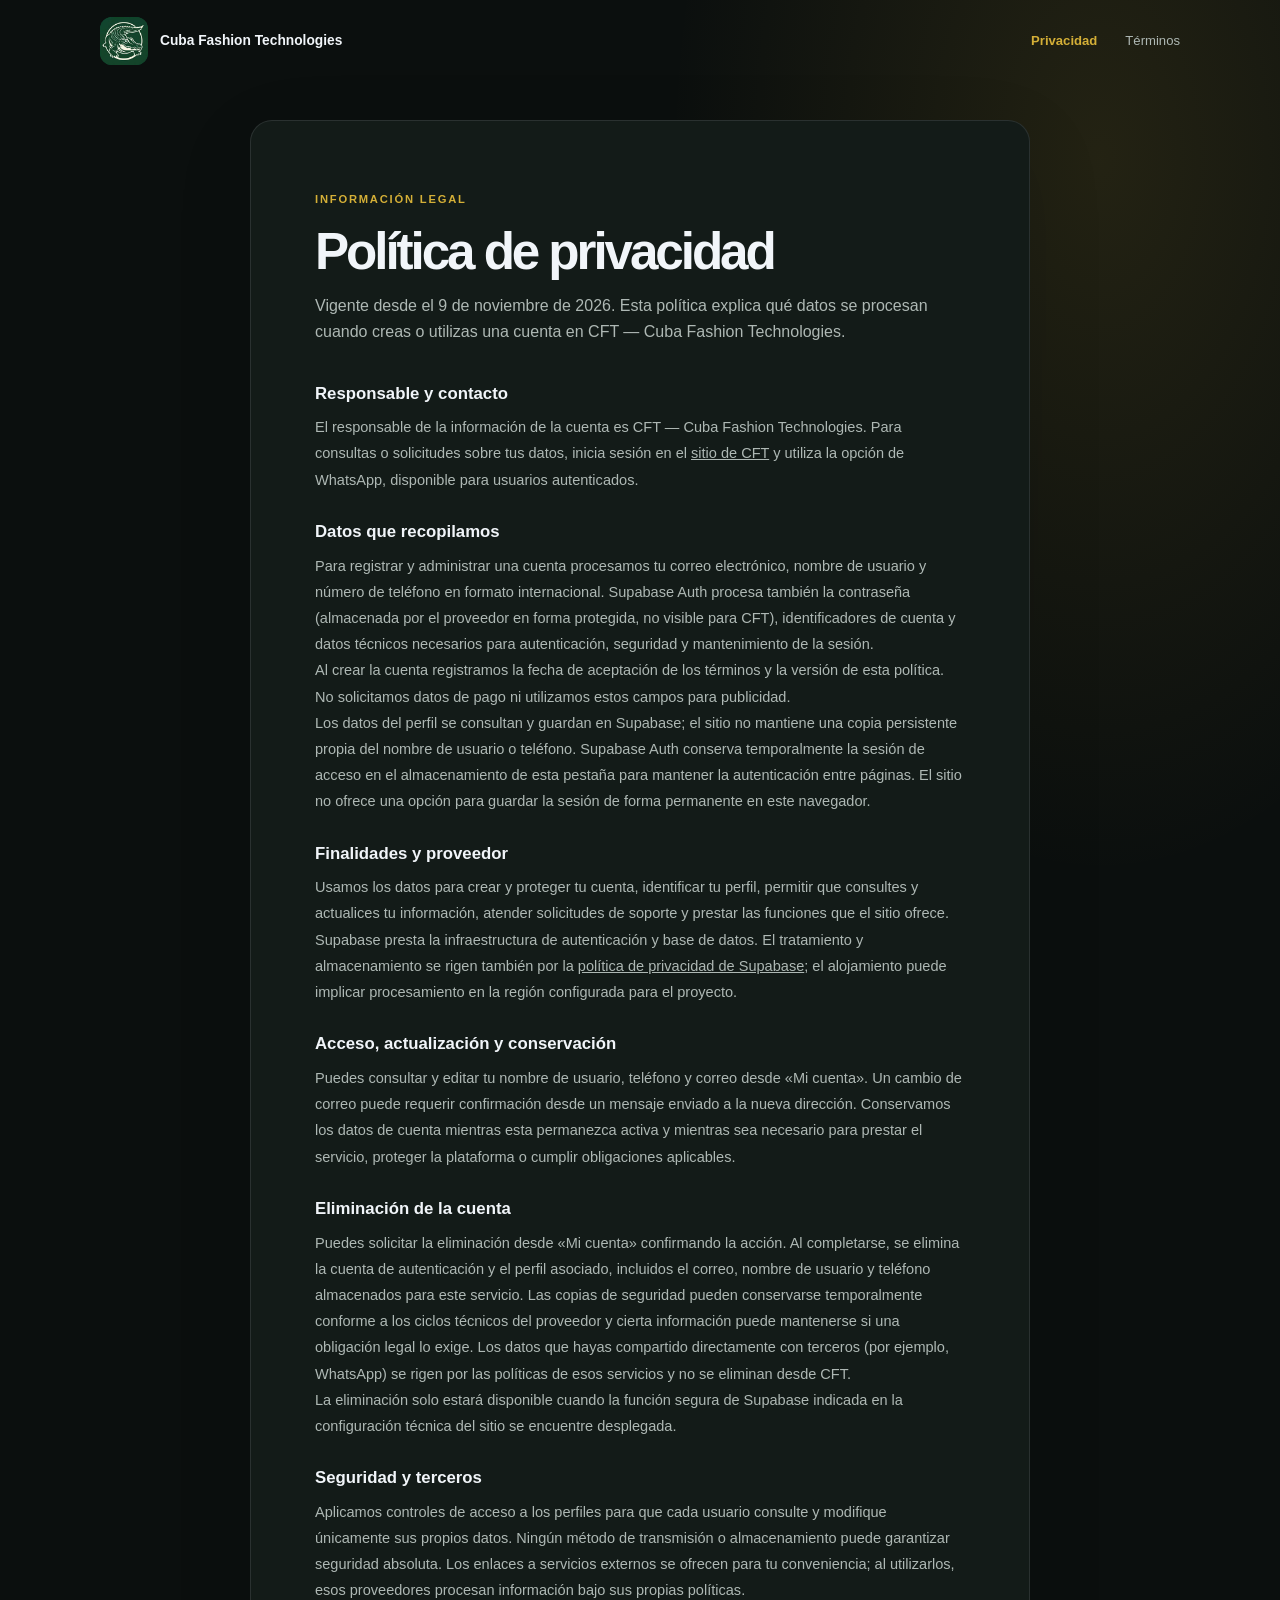
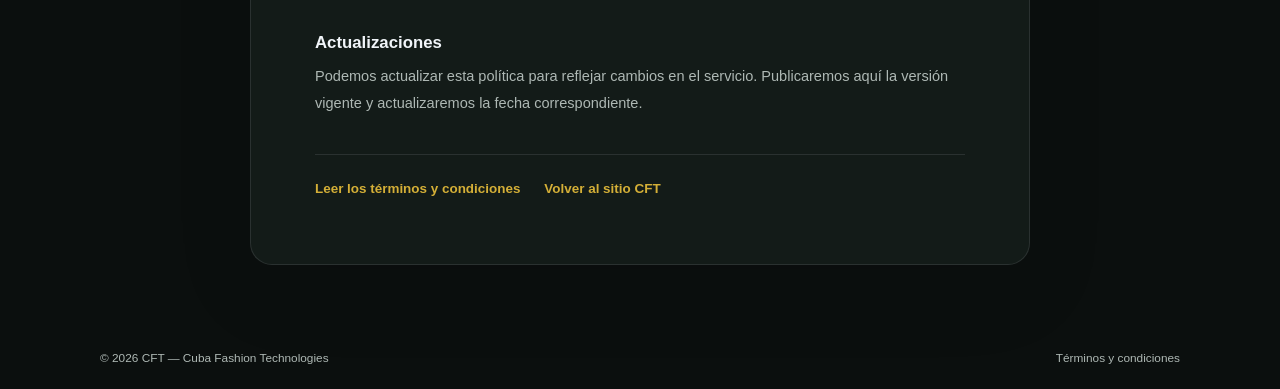
<file: index.html>
<!doctype html>
<html lang="es">
<head>
  <meta charset="utf-8">
  <meta name="viewport" content="width=device-width, initial-scale=1">
  <link rel="icon" href="favicon.ico" sizes="any">
  <link rel="icon" type="image/png" sizes="16x16" href="images/favicon-16x16.png">
  <link rel="icon" type="image/png" sizes="32x32" href="images/favicon-32x32.png">
  <meta http-equiv="refresh" content="0; url=html/privacidad.html">
  <title>Información legal | CFT — Cuba Fashion Technologies</title>
</head>
<body>
  <p>Abriendo la información legal de CFT. <a href="html/privacidad.html">Continuar a la política de privacidad</a>.</p>
</body>
</html>
</file>
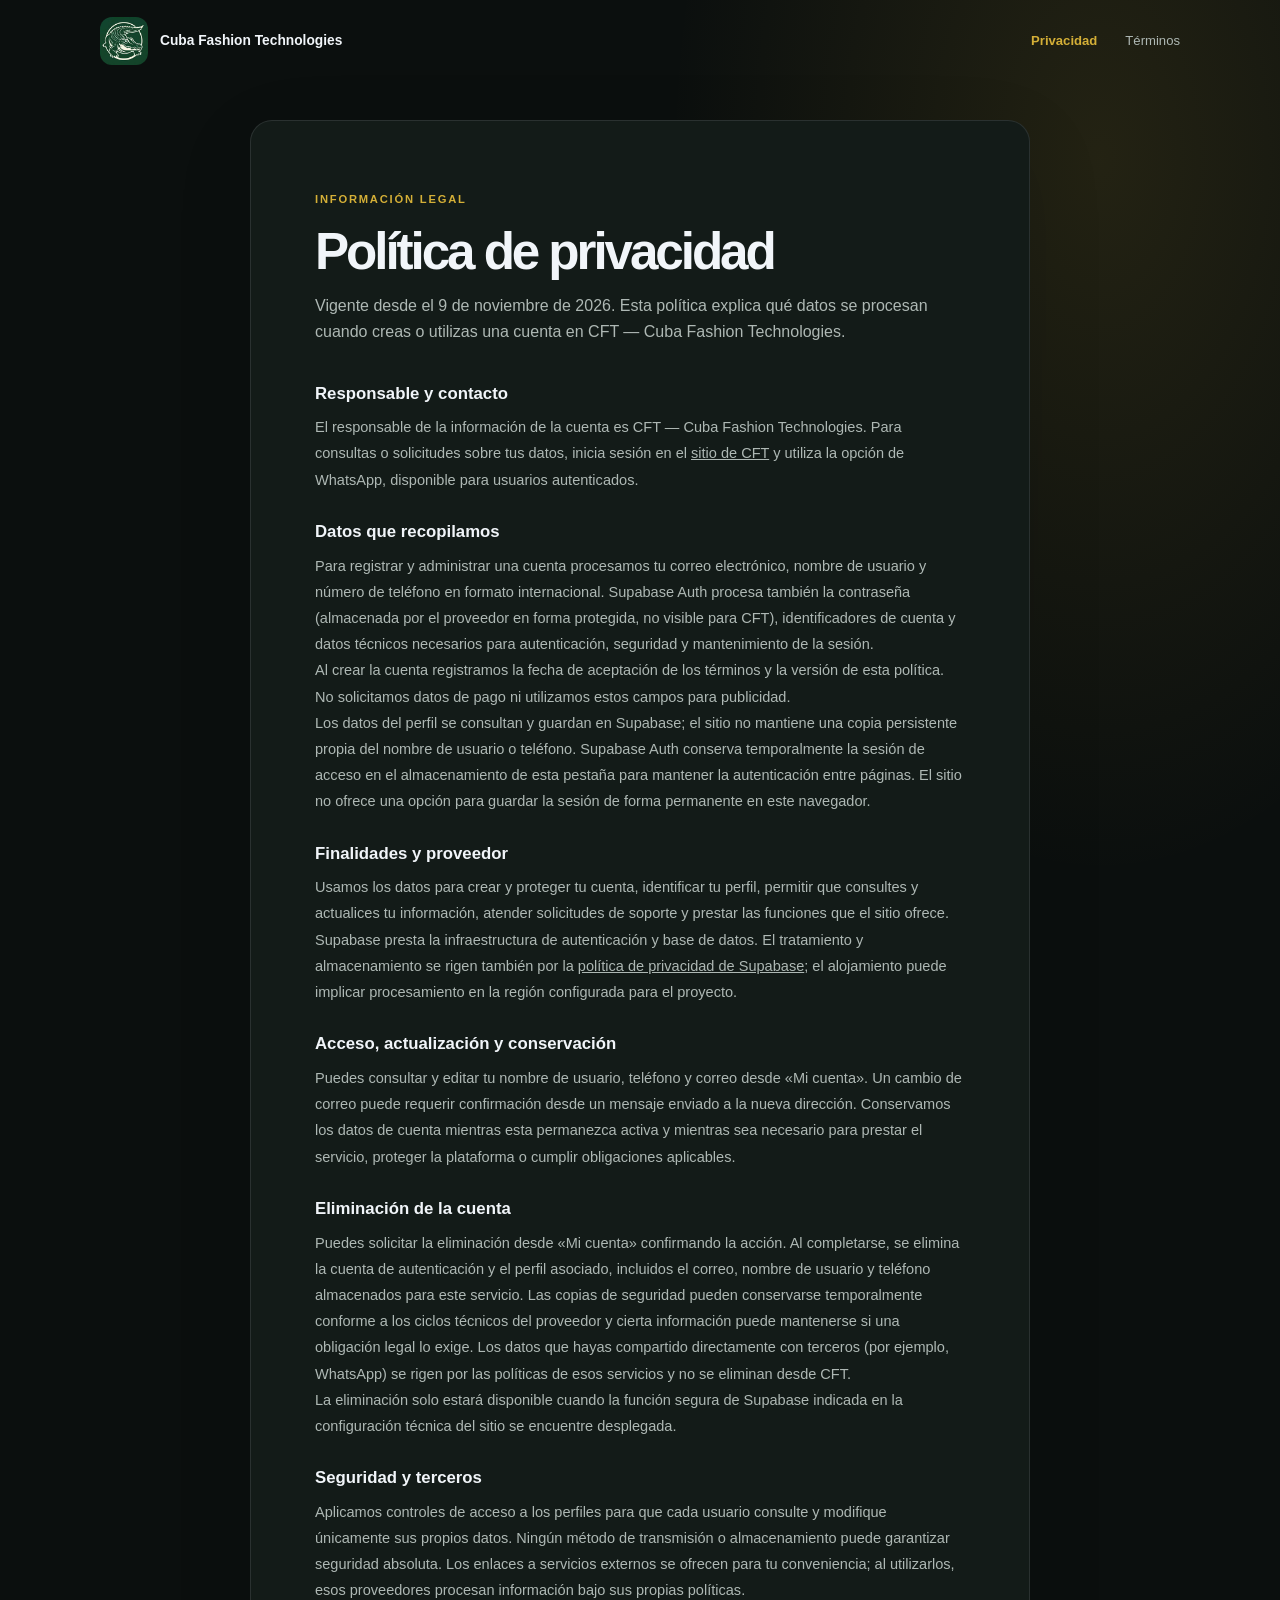
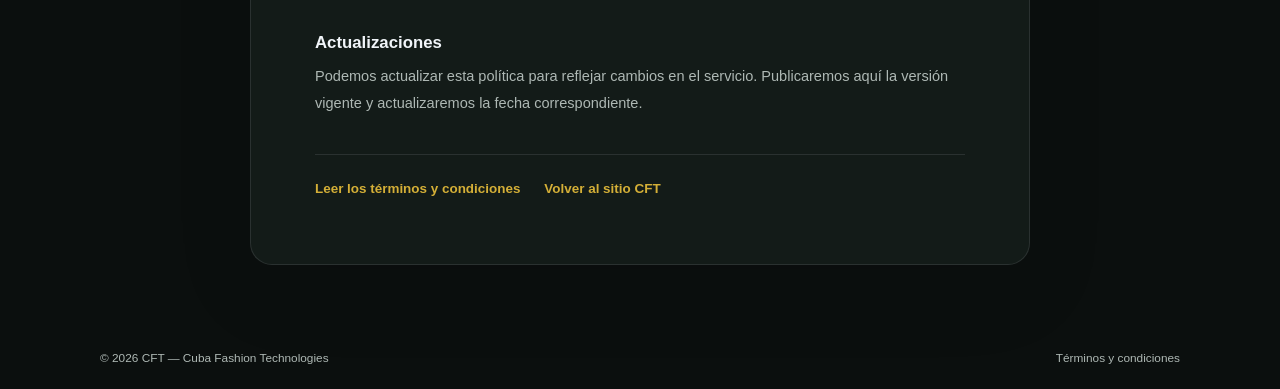
<file: html/privacidad.html>
<!doctype html>
<html lang="es" data-theme="dark">
<head>
  <meta charset="utf-8">
  <meta name="viewport" content="width=device-width, initial-scale=1">
  <meta name="theme-color" content="#0b0f0e">
  <meta name="description" content="Consulta la política de privacidad de CFT — Cuba Fashion Technologies.">
  <link rel="icon" href="../favicon.ico" sizes="any">
  <link rel="icon" type="image/png" sizes="16x16" href="../images/favicon-16x16-dark.png">
  <link rel="icon" type="image/png" sizes="32x32" href="../images/favicon-32x32-dark.png">
  <link rel="apple-touch-icon" sizes="180x180" href="../images/apple-touch-icon-dark.png">
  <title>Política de privacidad | CFT — Cuba Fashion Technologies</title>
  <link rel="stylesheet" href="../css/legal.css">
  <script src="../js/legal.js" defer></script>
</head>
<body class="legal-page">
  <header class="legal-header">
    <a class="legal-brand" href="https://cubanfashioner-del.github.io/CFT-sitio-oficial/" aria-label="CFT — Cuba Fashion Technologies, inicio">
      <span class="legal-brand-mark" aria-hidden="true">
        <img class="logo-dark" src="../images/logo-cft-oscuro-optimized.jpg" width="160" height="160" alt="">
      </span>
      <span class="legal-brand-name">Cuba Fashion Technologies</span>
    </a>
    <nav class="legal-nav" aria-label="Información legal">
      <a href="privacidad.html" aria-current="page">Privacidad</a>
      <a href="terminos.html">Términos</a>
    </nav>
  </header>

  <main class="legal-main">
    <article class="legal-card">
      <span class="legal-eyebrow">Información legal</span>
      <h1>Política de privacidad</h1>
      <p class="legal-intro">Vigente desde el 9 de noviembre de 2026. Esta política explica qué datos se procesan cuando creas o utilizas una cuenta en CFT — Cuba Fashion Technologies.</p>

      <section>
        <h2>Responsable y contacto</h2>
        <p>El responsable de la información de la cuenta es CFT — Cuba Fashion Technologies. Para consultas o solicitudes sobre tus datos, inicia sesión en el <a href="https://cubanfashioner-del.github.io/CFT-sitio-oficial/">sitio de CFT</a> y utiliza la opción de WhatsApp, disponible para usuarios autenticados.</p>
      </section>

      <section>
        <h2>Datos que recopilamos</h2>
        <p>Para registrar y administrar una cuenta procesamos tu correo electrónico, nombre de usuario y número de teléfono en formato internacional. Supabase Auth procesa también la contraseña (almacenada por el proveedor en forma protegida, no visible para CFT), identificadores de cuenta y datos técnicos necesarios para autenticación, seguridad y mantenimiento de la sesión.</p>
        <p>Al crear la cuenta registramos la fecha de aceptación de los términos y la versión de esta política. No solicitamos datos de pago ni utilizamos estos campos para publicidad.</p>
        <p>Los datos del perfil se consultan y guardan en Supabase; el sitio no mantiene una copia persistente propia del nombre de usuario o teléfono. Supabase Auth conserva temporalmente la sesión de acceso en el almacenamiento de esta pestaña para mantener la autenticación entre páginas. El sitio no ofrece una opción para guardar la sesión de forma permanente en este navegador.</p>
      </section>

      <section>
        <h2>Finalidades y proveedor</h2>
        <p>Usamos los datos para crear y proteger tu cuenta, identificar tu perfil, permitir que consultes y actualices tu información, atender solicitudes de soporte y prestar las funciones que el sitio ofrece. Supabase presta la infraestructura de autenticación y base de datos. El tratamiento y almacenamiento se rigen también por la <a href="https://supabase.com/privacy" target="_blank" rel="noopener noreferrer">política de privacidad de Supabase</a>; el alojamiento puede implicar procesamiento en la región configurada para el proyecto.</p>
      </section>

      <section>
        <h2>Acceso, actualización y conservación</h2>
        <p>Puedes consultar y editar tu nombre de usuario, teléfono y correo desde «Mi cuenta». Un cambio de correo puede requerir confirmación desde un mensaje enviado a la nueva dirección. Conservamos los datos de cuenta mientras esta permanezca activa y mientras sea necesario para prestar el servicio, proteger la plataforma o cumplir obligaciones aplicables.</p>
      </section>

      <section>
        <h2>Eliminación de la cuenta</h2>
        <p>Puedes solicitar la eliminación desde «Mi cuenta» confirmando la acción. Al completarse, se elimina la cuenta de autenticación y el perfil asociado, incluidos el correo, nombre de usuario y teléfono almacenados para este servicio. Las copias de seguridad pueden conservarse temporalmente conforme a los ciclos técnicos del proveedor y cierta información puede mantenerse si una obligación legal lo exige. Los datos que hayas compartido directamente con terceros (por ejemplo, WhatsApp) se rigen por las políticas de esos servicios y no se eliminan desde CFT.</p>
        <p>La eliminación solo estará disponible cuando la función segura de Supabase indicada en la configuración técnica del sitio se encuentre desplegada.</p>
      </section>

      <section>
        <h2>Seguridad y terceros</h2>
        <p>Aplicamos controles de acceso a los perfiles para que cada usuario consulte y modifique únicamente sus propios datos. Ningún método de transmisión o almacenamiento puede garantizar seguridad absoluta. Los enlaces a servicios externos se ofrecen para tu conveniencia; al utilizarlos, esos proveedores procesan información bajo sus propias políticas.</p>
      </section>

      <section>
        <h2>Actualizaciones</h2>
        <p>Podemos actualizar esta política para reflejar cambios en el servicio. Publicaremos aquí la versión vigente y actualizaremos la fecha correspondiente.</p>
      </section>

      <nav class="legal-page-links" aria-label="Otras páginas legales">
        <a href="terminos.html">Leer los términos y condiciones</a>
        <a href="https://cubanfashioner-del.github.io/CFT-sitio-oficial/">Volver al sitio CFT</a>
      </nav>
    </article>
  </main>

  <footer class="legal-footer">
    <span>© <span id="current-year"></span> CFT — Cuba Fashion Technologies</span>
    <a href="terminos.html">Términos y condiciones</a>
  </footer>
</body>
</html>
</file>
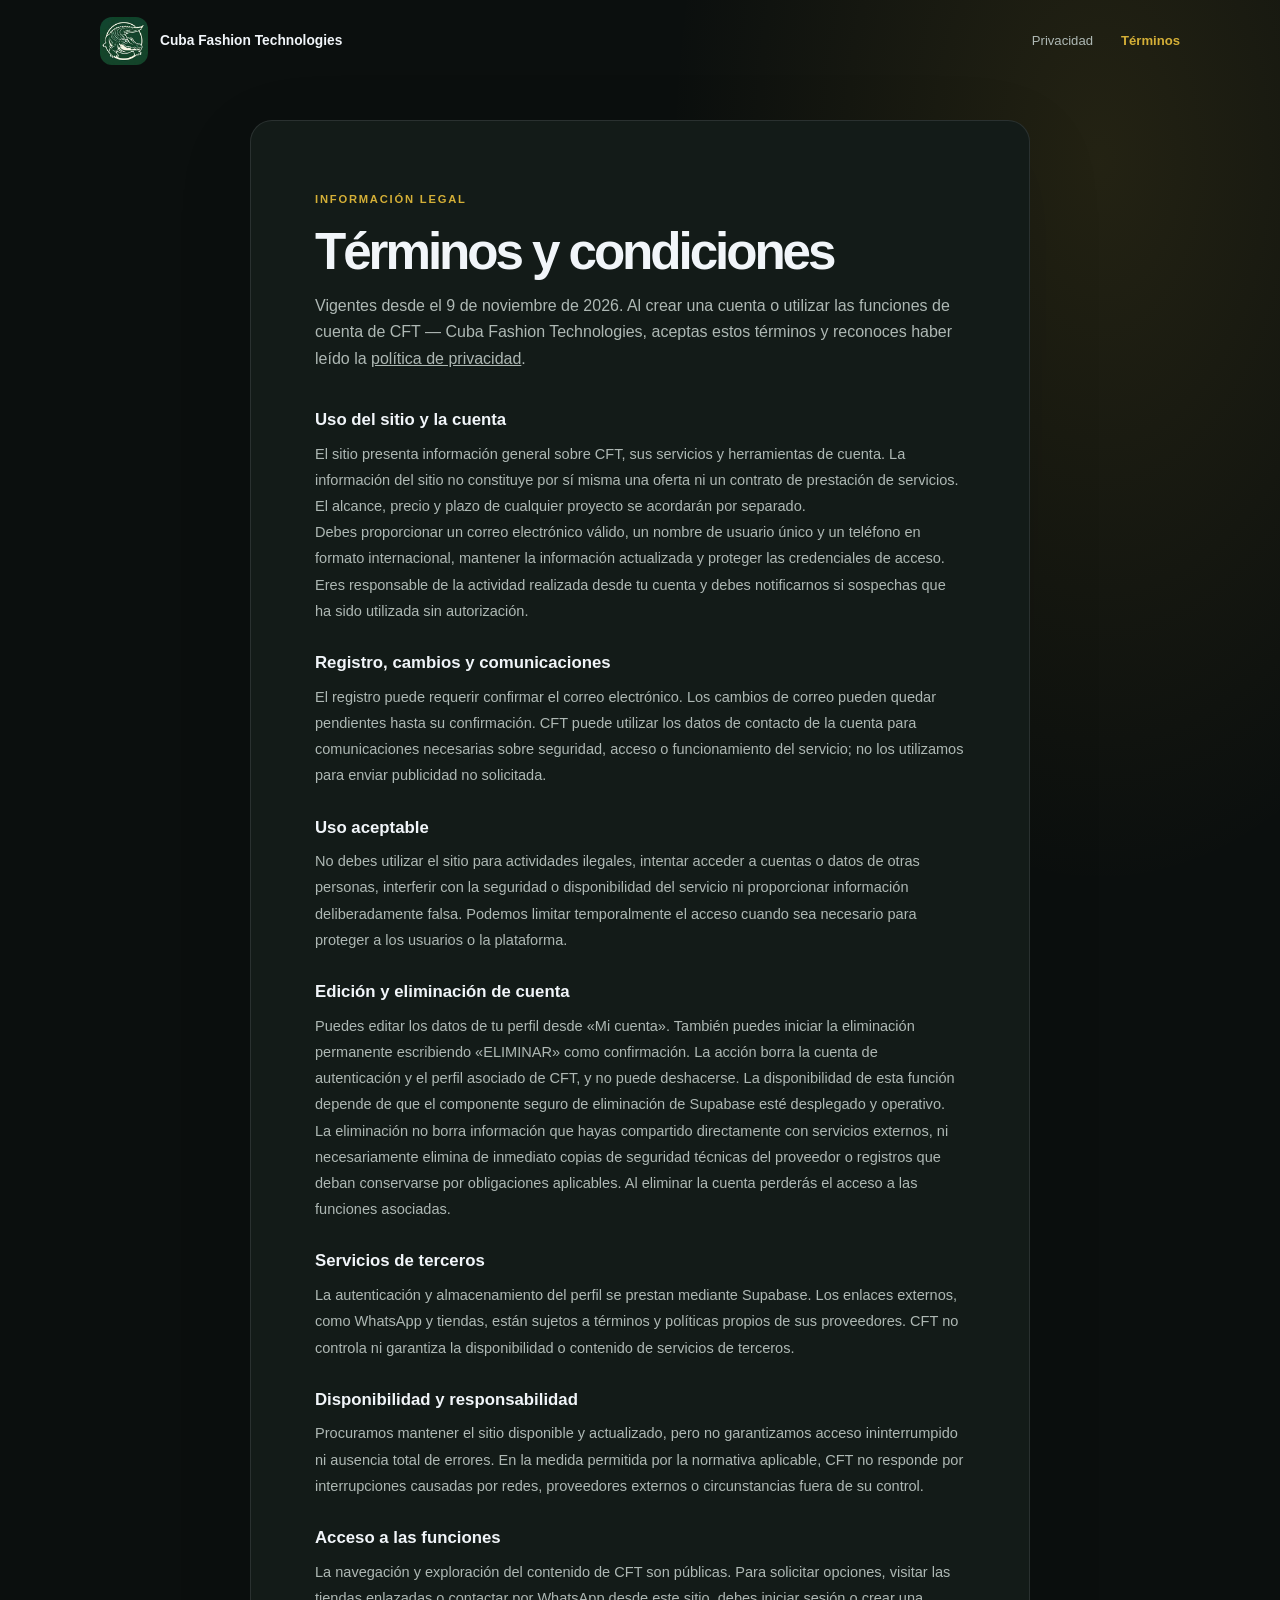
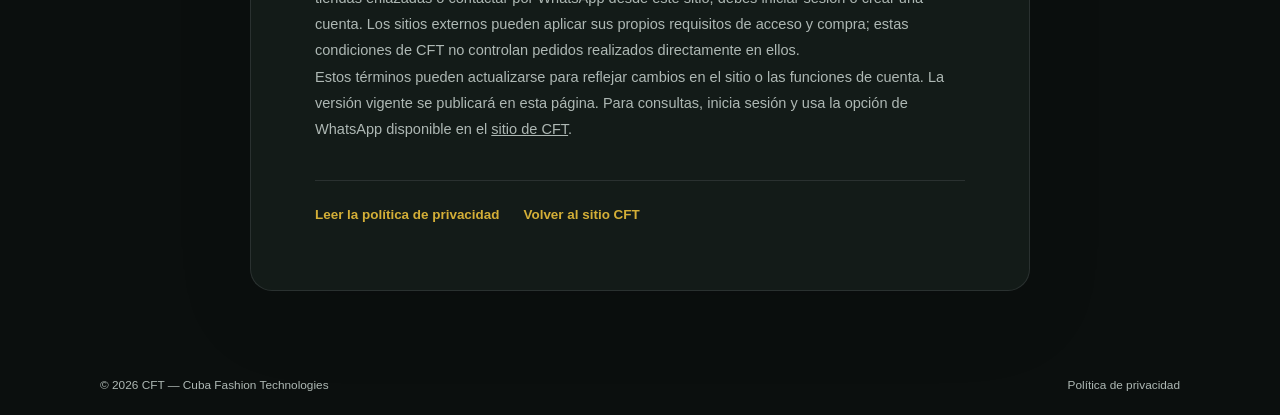
<file: html/terminos.html>
<!doctype html>
<html lang="es" data-theme="dark">
<head>
  <meta charset="utf-8">
  <meta name="viewport" content="width=device-width, initial-scale=1">
  <meta name="theme-color" content="#0b0f0e">
  <meta name="description" content="Consulta los términos y condiciones de CFT — Cuba Fashion Technologies.">
  <link rel="icon" href="../favicon.ico" sizes="any">
  <link rel="icon" type="image/png" sizes="16x16" href="../images/favicon-16x16-dark.png">
  <link rel="icon" type="image/png" sizes="32x32" href="../images/favicon-32x32-dark.png">
  <link rel="apple-touch-icon" sizes="180x180" href="../images/apple-touch-icon-dark.png">
  <title>Términos y condiciones | CFT — Cuba Fashion Technologies</title>
  <link rel="stylesheet" href="../css/legal.css">
  <script src="../js/legal.js" defer></script>
</head>
<body class="legal-page">
  <header class="legal-header">
    <a class="legal-brand" href="https://cubanfashioner-del.github.io/CFT-sitio-oficial/" aria-label="CFT — Cuba Fashion Technologies, inicio">
      <span class="legal-brand-mark" aria-hidden="true">
        <img class="logo-dark" src="../images/logo-cft-oscuro-optimized.jpg" width="160" height="160" alt="">
      </span>
      <span class="legal-brand-name">Cuba Fashion Technologies</span>
    </a>
    <nav class="legal-nav" aria-label="Información legal">
      <a href="privacidad.html">Privacidad</a>
      <a href="terminos.html" aria-current="page">Términos</a>
    </nav>
  </header>

  <main class="legal-main">
    <article class="legal-card">
      <span class="legal-eyebrow">Información legal</span>
      <h1>Términos y condiciones</h1>
      <p class="legal-intro">Vigentes desde el 9 de noviembre de 2026. Al crear una cuenta o utilizar las funciones de cuenta de CFT — Cuba Fashion Technologies, aceptas estos términos y reconoces haber leído la <a href="privacidad.html">política de privacidad</a>.</p>

      <section>
        <h2>Uso del sitio y la cuenta</h2>
        <p>El sitio presenta información general sobre CFT, sus servicios y herramientas de cuenta. La información del sitio no constituye por sí misma una oferta ni un contrato de prestación de servicios. El alcance, precio y plazo de cualquier proyecto se acordarán por separado.</p>
        <p>Debes proporcionar un correo electrónico válido, un nombre de usuario único y un teléfono en formato internacional, mantener la información actualizada y proteger las credenciales de acceso. Eres responsable de la actividad realizada desde tu cuenta y debes notificarnos si sospechas que ha sido utilizada sin autorización.</p>
      </section>

      <section>
        <h2>Registro, cambios y comunicaciones</h2>
        <p>El registro puede requerir confirmar el correo electrónico. Los cambios de correo pueden quedar pendientes hasta su confirmación. CFT puede utilizar los datos de contacto de la cuenta para comunicaciones necesarias sobre seguridad, acceso o funcionamiento del servicio; no los utilizamos para enviar publicidad no solicitada.</p>
      </section>

      <section>
        <h2>Uso aceptable</h2>
        <p>No debes utilizar el sitio para actividades ilegales, intentar acceder a cuentas o datos de otras personas, interferir con la seguridad o disponibilidad del servicio ni proporcionar información deliberadamente falsa. Podemos limitar temporalmente el acceso cuando sea necesario para proteger a los usuarios o la plataforma.</p>
      </section>

      <section>
        <h2>Edición y eliminación de cuenta</h2>
        <p>Puedes editar los datos de tu perfil desde «Mi cuenta». También puedes iniciar la eliminación permanente escribiendo «ELIMINAR» como confirmación. La acción borra la cuenta de autenticación y el perfil asociado de CFT, y no puede deshacerse. La disponibilidad de esta función depende de que el componente seguro de eliminación de Supabase esté desplegado y operativo.</p>
        <p>La eliminación no borra información que hayas compartido directamente con servicios externos, ni necesariamente elimina de inmediato copias de seguridad técnicas del proveedor o registros que deban conservarse por obligaciones aplicables. Al eliminar la cuenta perderás el acceso a las funciones asociadas.</p>
      </section>

      <section>
        <h2>Servicios de terceros</h2>
        <p>La autenticación y almacenamiento del perfil se prestan mediante Supabase. Los enlaces externos, como WhatsApp y tiendas, están sujetos a términos y políticas propios de sus proveedores. CFT no controla ni garantiza la disponibilidad o contenido de servicios de terceros.</p>
      </section>

      <section>
        <h2>Disponibilidad y responsabilidad</h2>
        <p>Procuramos mantener el sitio disponible y actualizado, pero no garantizamos acceso ininterrumpido ni ausencia total de errores. En la medida permitida por la normativa aplicable, CFT no responde por interrupciones causadas por redes, proveedores externos o circunstancias fuera de su control.</p>
      </section>

      <section>
        <h2>Acceso a las funciones</h2>
        <p>La navegación y exploración del contenido de CFT son públicas. Para solicitar opciones, visitar las tiendas enlazadas o contactar por WhatsApp desde este sitio, debes iniciar sesión o crear una cuenta. Los sitios externos pueden aplicar sus propios requisitos de acceso y compra; estas condiciones de CFT no controlan pedidos realizados directamente en ellos.</p>
        <p>Estos términos pueden actualizarse para reflejar cambios en el sitio o las funciones de cuenta. La versión vigente se publicará en esta página. Para consultas, inicia sesión y usa la opción de WhatsApp disponible en el <a href="https://cubanfashioner-del.github.io/CFT-sitio-oficial/">sitio de CFT</a>.</p>
      </section>

      <nav class="legal-page-links" aria-label="Otras páginas legales">
        <a href="privacidad.html">Leer la política de privacidad</a>
        <a href="https://cubanfashioner-del.github.io/CFT-sitio-oficial/">Volver al sitio CFT</a>
      </nav>
    </article>
  </main>

  <footer class="legal-footer">
    <span>© <span id="current-year"></span> CFT — Cuba Fashion Technologies</span>
    <a href="privacidad.html">Política de privacidad</a>
  </footer>
</body>
</html>
</file>
<file: css/legal.css>
:root {
  color-scheme: dark;
  --bg: #0b0f0e;
  --surface: #131b18;
  --text: #f1f5f9;
  --muted: #aeb8b4;
  --accent: #d4af37;
  --accent-soft: rgba(212, 175, 55, .12);
  --line: rgba(241, 245, 249, .1);
  --shadow: 0, 0, 0;
  --font: Inter, "Segoe UI", -apple-system, BlinkMacSystemFont, sans-serif;
}

*,
*::before,
*::after {
  box-sizing: border-box;
}

body {
  min-height: 100vh;
  margin: 0;
  background:
    radial-gradient(ellipse at 86% 8%, var(--accent-soft), transparent 27rem),
    var(--bg);
  color: var(--text);
  font-family: var(--font);
  font-size: 16px;
  line-height: 1.65;
  -webkit-font-smoothing: antialiased;
}

a {
  color: inherit;
}

.legal-header,
.legal-footer {
  display: flex;
  width: min(1080px, calc(100% - 48px));
  align-items: center;
  justify-content: space-between;
  gap: 20px;
  margin-inline: auto;
}

.legal-header {
  min-height: 82px;
}

.legal-brand {
  display: inline-flex;
  align-items: center;
  gap: 12px;
  text-decoration: none;
}

.legal-brand-mark {
  display: grid;
  width: 48px;
  height: 48px;
  flex: 0 0 auto;
  place-items: center;
  border-radius: 12px;
  overflow: hidden;
  background: #f6f8f5;
}

.legal-brand-mark img {
  width: 100%;
  height: 100%;
  object-fit: cover;
}

.legal-brand-mark .logo-dark {
  display: block;
}

.legal-brand-mark {
  background: #0b4b34;
}

.legal-brand-name {
  font-size: .86rem;
  font-weight: 650;
}

.legal-nav {
  display: flex;
  align-items: center;
  gap: clamp(12px, 3vw, 28px);
  color: var(--muted);
  font-size: .82rem;
}

.legal-nav a,
.legal-page-links a,
.legal-footer a {
  text-decoration: none;
  text-underline-offset: 4px;
}

.legal-nav a:hover,
.legal-page-links a:hover,
.legal-footer a:hover {
  color: var(--accent);
  text-decoration: underline;
}

.legal-nav a[aria-current="page"] {
  color: var(--accent);
  font-weight: 700;
}

.legal-main {
  display: grid;
  min-height: calc(100vh - 142px);
  place-items: start center;
  padding: 38px 24px 64px;
}

.legal-card {
  width: min(780px, 100%);
  padding: clamp(28px, 6vw, 64px);
  border: 1px solid var(--line);
  border-radius: 22px;
  background: var(--surface);
  box-shadow: 0 24px 80px rgba(var(--shadow), .1);
}

.legal-eyebrow {
  color: var(--accent);
  font-size: .7rem;
  font-weight: 750;
  letter-spacing: .16em;
  text-transform: uppercase;
}

.legal-card h1 {
  margin: 12px 0 12px;
  font-size: clamp(2rem, 5vw, 3.2rem);
  font-weight: 570;
  letter-spacing: -.06em;
  line-height: 1.12;
}

.legal-intro {
  margin: 0 0 34px;
  color: var(--muted);
  font-size: 1rem;
}

.legal-card section {
  margin-top: 25px;
}

.legal-card h2 {
  margin: 0 0 7px;
  font-size: 1.05rem;
  font-weight: 680;
}

.legal-card section p {
  margin: 0;
  color: var(--muted);
  font-size: .91rem;
  line-height: 1.8;
}

.legal-page-links {
  display: flex;
  flex-wrap: wrap;
  gap: 12px 24px;
  margin-top: 38px;
  padding-top: 23px;
  border-top: 1px solid var(--line);
  color: var(--accent);
  font-size: .84rem;
  font-weight: 650;
}

.legal-footer {
  min-height: 60px;
  color: var(--muted);
  font-size: .74rem;
}

@media (max-width: 560px) {
  .legal-header,
  .legal-footer {
    width: calc(100% - 32px);
  }

  .legal-header {
    min-height: 72px;
    align-items: flex-start;
    flex-direction: column;
    justify-content: center;
    gap: 12px;
    padding-block: 14px;
  }

  .legal-nav {
    width: 100%;
    justify-content: space-between;
  }

  .legal-main {
    min-height: auto;
    padding: 20px 16px 36px;
  }

  .legal-card {
    padding: 28px 22px;
  }

  .legal-footer {
    align-items: flex-start;
    flex-direction: column;
    justify-content: center;
    gap: 4px;
    padding-block: 14px;
  }
}

@media (prefers-reduced-motion: reduce) {
  *,
  *::before,
  *::after {
    scroll-behavior: auto !important;
    transition-duration: .01ms !important;
  }
}
</file>
